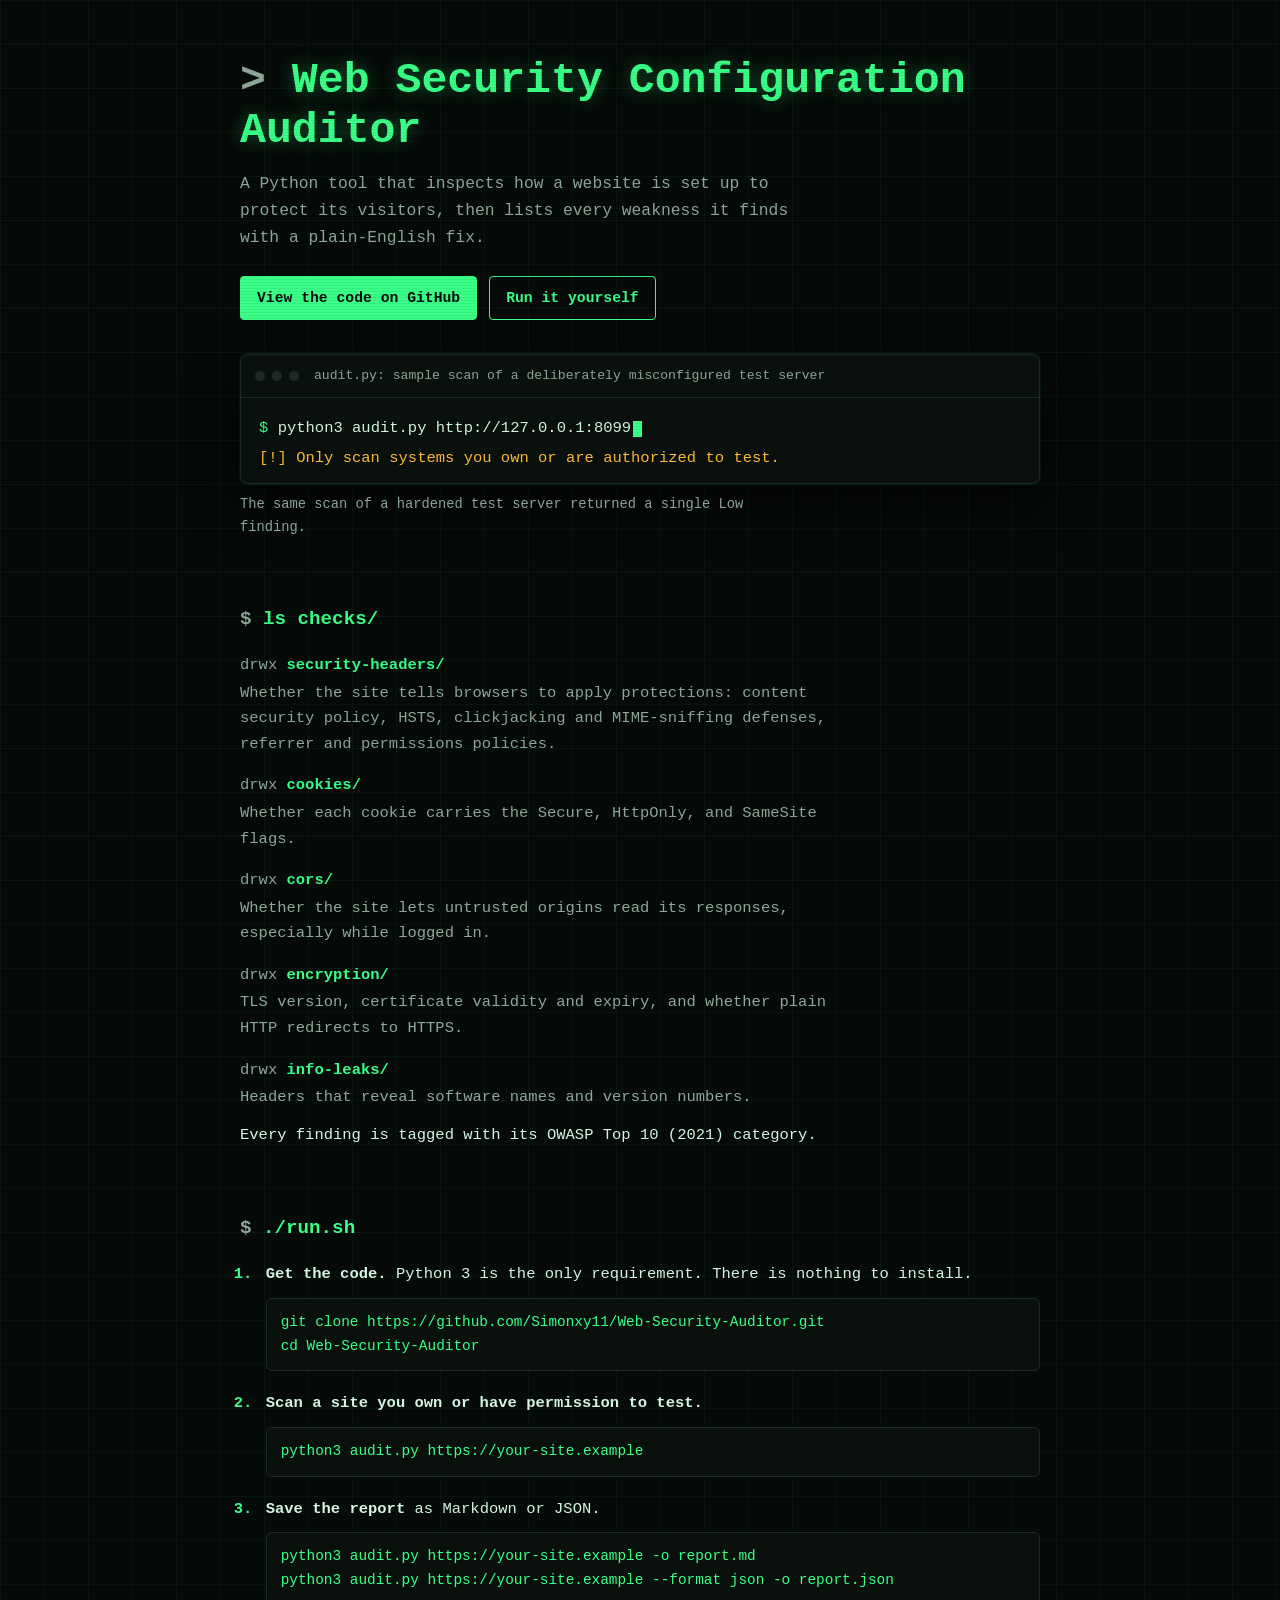
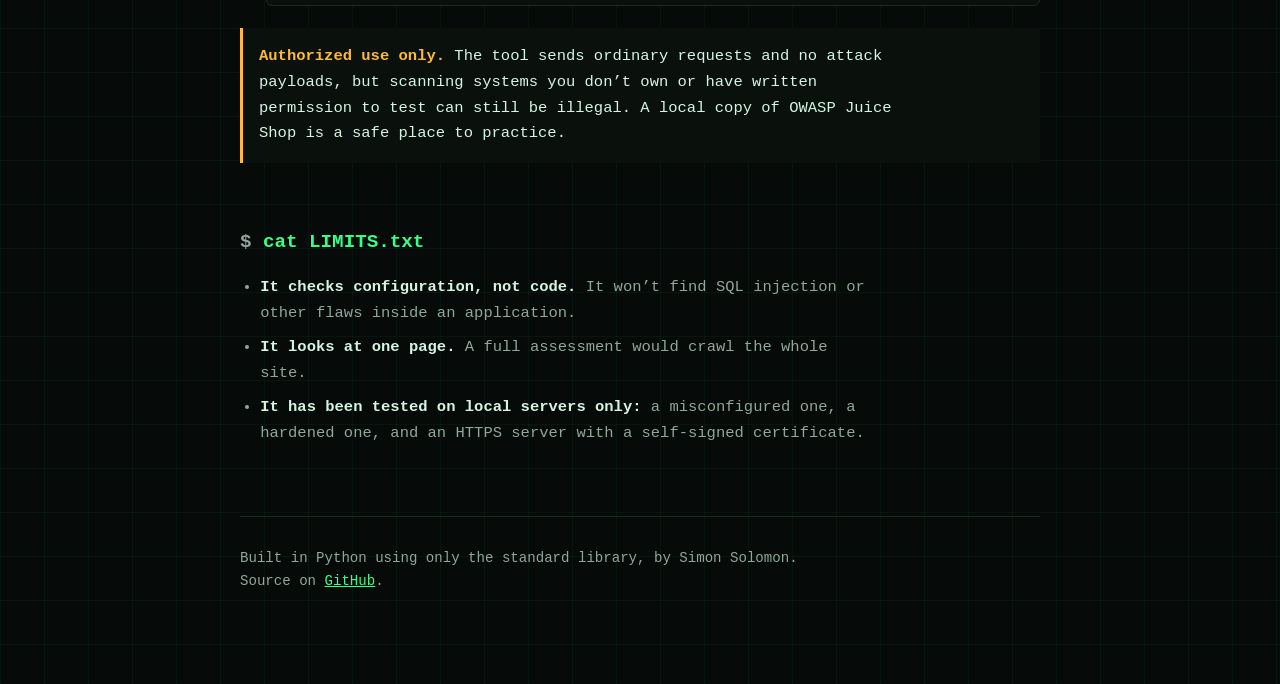
<file: index.html>
<!DOCTYPE html>
<html lang="en">
<head>
<meta charset="utf-8">
<meta name="viewport" content="width=device-width, initial-scale=1, viewport-fit=cover">
<title>Web Security Configuration Auditor</title>
<meta name="description" content="A Python tool that checks a website’s security headers, cookies, CORS policy, and TLS setup, then explains how to fix what it finds.">
<meta name="theme-color" content="#060a08">
<link rel="icon" href="data:image/svg+xml,%3Csvg xmlns='http://www.w3.org/2000/svg' viewBox='0 0 100 100'%3E%3Crect width='100' height='100' rx='16' fill='%23060a08'/%3E%3Ctext x='50' y='68' font-size='56' text-anchor='middle' fill='%2339ff88' font-family='monospace'%3E%3E_%3C/text%3E%3C/svg%3E">
<link rel="stylesheet" href="style.css">
</head>
<body>
<main>

<h1>Web Security Configuration Auditor</h1>
<p class="lede">A Python tool that inspects how a website is set up to protect its visitors, then lists every weakness it finds with a plain-English fix.</p>
<div class="actions">
  <a class="btn primary" href="https://github.com/Simonxy11/Web-Security-Auditor">View the code on GitHub</a>
  <a class="btn" href="#run">Run it yourself</a>
</div>

<section class="term" aria-label="Sample scan output">
  <div class="bar" aria-hidden="true"><i></i><i></i><i></i><span>audit.py: sample scan of a deliberately misconfigured test server</span></div>
  <div class="screen">
    <div class="row"><span class="prompt">$</span> <span id="cmd" data-text="python3 audit.py http://127.0.0.1:8099">python3 audit.py http://127.0.0.1:8099</span><span class="cursor" aria-hidden="true"></span></div>
    <div class="row warn" data-line>[!] Only scan systems you own or are authorized to test.</div>
    <div class="row dim" data-line>Summary: 1 High, 2 Medium, 6 Low, 1 Info (select a finding for the fix)</div>

    <details data-line>
      <summary><span class="sev high">[HIGH]</span><span>CORS reflects arbitrary Origin with credentials allowed</span></summary>
      <div class="detail">
        <p><b>Why it matters:</b> Any website can make requests as a logged-in visitor and read the answers back. Private data could be exposed.</p>
        <p><b>Fix:</b> Compare the Origin against an explicit allowlist. Never echo it back when credentials are enabled.</p>
        <p>OWASP A01:2021 Broken Access Control</p>
      </div>
    </details>
    <details data-line>
      <summary><span class="sev med">[MED]</span><span>Missing header: Content-Security-Policy</span></summary>
      <div class="detail">
        <p><b>Why it matters:</b> Without a policy, the browser has no rules about where scripts may load from, so a cross-site scripting bug does more damage.</p>
        <p><b>Fix:</b> Send a restrictive policy such as <code>default-src 'self'</code>, then tighten it per resource type.</p>
        <p>OWASP A05:2021 Security Misconfiguration</p>
      </div>
    </details>
    <details data-line>
      <summary><span class="sev med">[MED]</span><span>Cookie “PHPSESSID” missing HttpOnly flag</span></summary>
      <div class="detail">
        <p><b>Why it matters:</b> JavaScript on the page can read the cookie, so one injected script can steal the session.</p>
        <p><b>Fix:</b> Add the HttpOnly attribute to session cookies.</p>
        <p>OWASP A05:2021 Security Misconfiguration</p>
      </div>
    </details>
    <details data-line>
      <summary><span class="sev low">[LOW]</span><span>Missing header: X-Content-Type-Options</span></summary>
      <div class="detail">
        <p><b>Why it matters:</b> Browsers may guess a file’s type instead of trusting the server, which can turn harmless files into executable ones.</p>
        <p><b>Fix:</b> Send <code>X-Content-Type-Options: nosniff</code>.</p>
      </div>
    </details>
    <details data-line>
      <summary><span class="sev low">[LOW]</span><span>Missing header: X-Frame-Options</span></summary>
      <div class="detail">
        <p><b>Why it matters:</b> Other sites can embed the page in a hidden frame and trick visitors into clicking (clickjacking).</p>
        <p><b>Fix:</b> Send <code>X-Frame-Options: DENY</code>, or use the CSP frame-ancestors directive.</p>
      </div>
    </details>
    <details data-line>
      <summary><span class="sev low">[LOW]</span><span>Missing header: Referrer-Policy</span></summary>
      <div class="detail">
        <p><b>Why it matters:</b> Full page addresses, sometimes holding IDs or tokens, can leak to other sites.</p>
        <p><b>Fix:</b> Send <code>Referrer-Policy: strict-origin-when-cross-origin</code> or stricter.</p>
      </div>
    </details>
    <details data-line>
      <summary><span class="sev low">[LOW]</span><span>Information disclosure: Server: Apache/2.4.29 (Ubuntu)</span></summary>
      <div class="detail">
        <p><b>Why it matters:</b> Exact version numbers let an attacker look up known exploits for that release.</p>
        <p><b>Fix:</b> Remove or genericize the Server header in the web server configuration.</p>
      </div>
    </details>
    <details data-line>
      <summary><span class="sev low">[LOW]</span><span>Information disclosure: X-Powered-By: PHP/5.6.40</span></summary>
      <div class="detail">
        <p><b>Why it matters:</b> It reveals the language and version behind the site, and this PHP release is long out of support.</p>
        <p><b>Fix:</b> Disable the header (in PHP, set <code>expose_php = Off</code>) and upgrade.</p>
      </div>
    </details>
    <details data-line>
      <summary><span class="sev low">[LOW]</span><span>Cookie “PHPSESSID” missing SameSite attribute</span></summary>
      <div class="detail">
        <p><b>Why it matters:</b> The cookie is sent on requests started from other sites, which helps cross-site request forgery.</p>
        <p><b>Fix:</b> Set <code>SameSite=Lax</code> or <code>Strict</code>, and use anti-CSRF tokens on state-changing requests.</p>
      </div>
    </details>
    <details data-line>
      <summary><span class="sev info">[INFO]</span><span>Missing header: Permissions-Policy</span></summary>
      <div class="detail">
        <p><b>Why it matters:</b> Browser features such as camera and location aren’t explicitly restricted.</p>
        <p><b>Fix:</b> Send a Permissions-Policy header that turns off features the site doesn’t use.</p>
      </div>
    </details>

    <div class="row result" data-line><b>Done.</b> 10 findings, sorted from most to least severe.</div>
  </div>
</section>
<p class="note">The same scan of a hardened test server returned a single Low finding.</p>

<h2>ls checks/</h2>
<dl>
  <dt>security-headers/</dt>
  <dd>Whether the site tells browsers to apply protections: content security policy, HSTS, clickjacking and MIME-sniffing defenses, referrer and permissions policies.</dd>
  <dt>cookies/</dt>
  <dd>Whether each cookie carries the Secure, HttpOnly, and SameSite flags.</dd>
  <dt>cors/</dt>
  <dd>Whether the site lets untrusted origins read its responses, especially while logged in.</dd>
  <dt>encryption/</dt>
  <dd>TLS version, certificate validity and expiry, and whether plain HTTP redirects to HTTPS.</dd>
  <dt>info-leaks/</dt>
  <dd>Headers that reveal software names and version numbers.</dd>
</dl>
<p>Every finding is tagged with its OWASP Top 10 (2021) category.</p>

<h2 id="run">./run.sh</h2>
<ol>
  <li><strong>Get the code.</strong> Python 3 is the only requirement. There is nothing to install.
<pre>git clone https://github.com/Simonxy11/Web-Security-Auditor.git
cd Web-Security-Auditor</pre></li>
  <li><strong>Scan a site you own or have permission to test.</strong>
<pre>python3 audit.py https://your-site.example</pre></li>
  <li><strong>Save the report</strong> as Markdown or JSON.
<pre>python3 audit.py https://your-site.example -o report.md
python3 audit.py https://your-site.example --format json -o report.json</pre></li>
</ol>

<div class="callout">
  <p><strong>Authorized use only.</strong> The tool sends ordinary requests and no attack payloads, but scanning systems you don’t own or have written permission to test can still be illegal. A local copy of OWASP Juice Shop is a safe place to practice.</p>
</div>

<h2>cat LIMITS.txt</h2>
<ul class="plain">
  <li><b>It checks configuration, not code.</b> It won’t find SQL injection or other flaws inside an application.</li>
  <li><b>It looks at one page.</b> A full assessment would crawl the whole site.</li>
  <li><b>It has been tested on local servers only:</b> a misconfigured one, a hardened one, and an HTTPS server with a self-signed certificate.</li>
</ul>

<footer>
  <p>Built in Python using only the standard library, by Simon Solomon. Source on <a href="https://github.com/Simonxy11/Web-Security-Auditor">GitHub</a>.</p>
</footer>

</main>
<script src="script.js"></script>
</body>
</html>
</file>
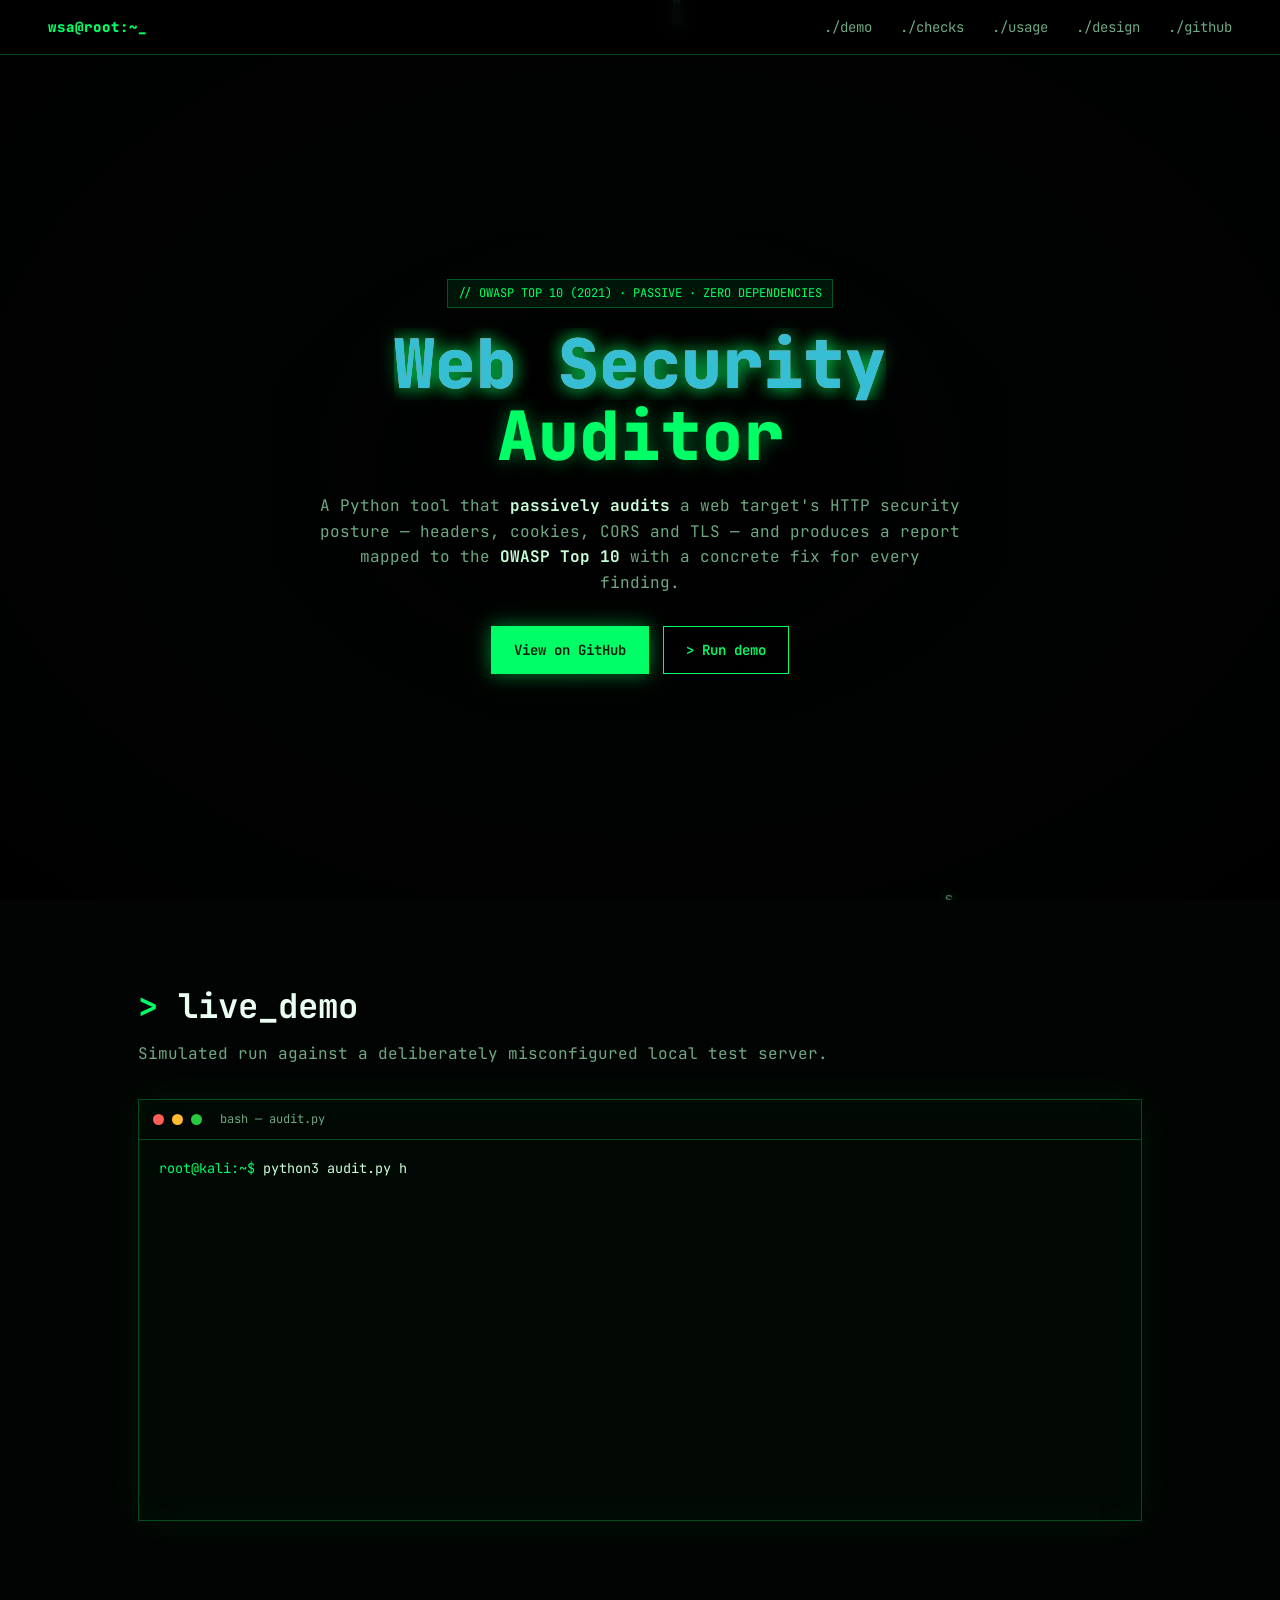
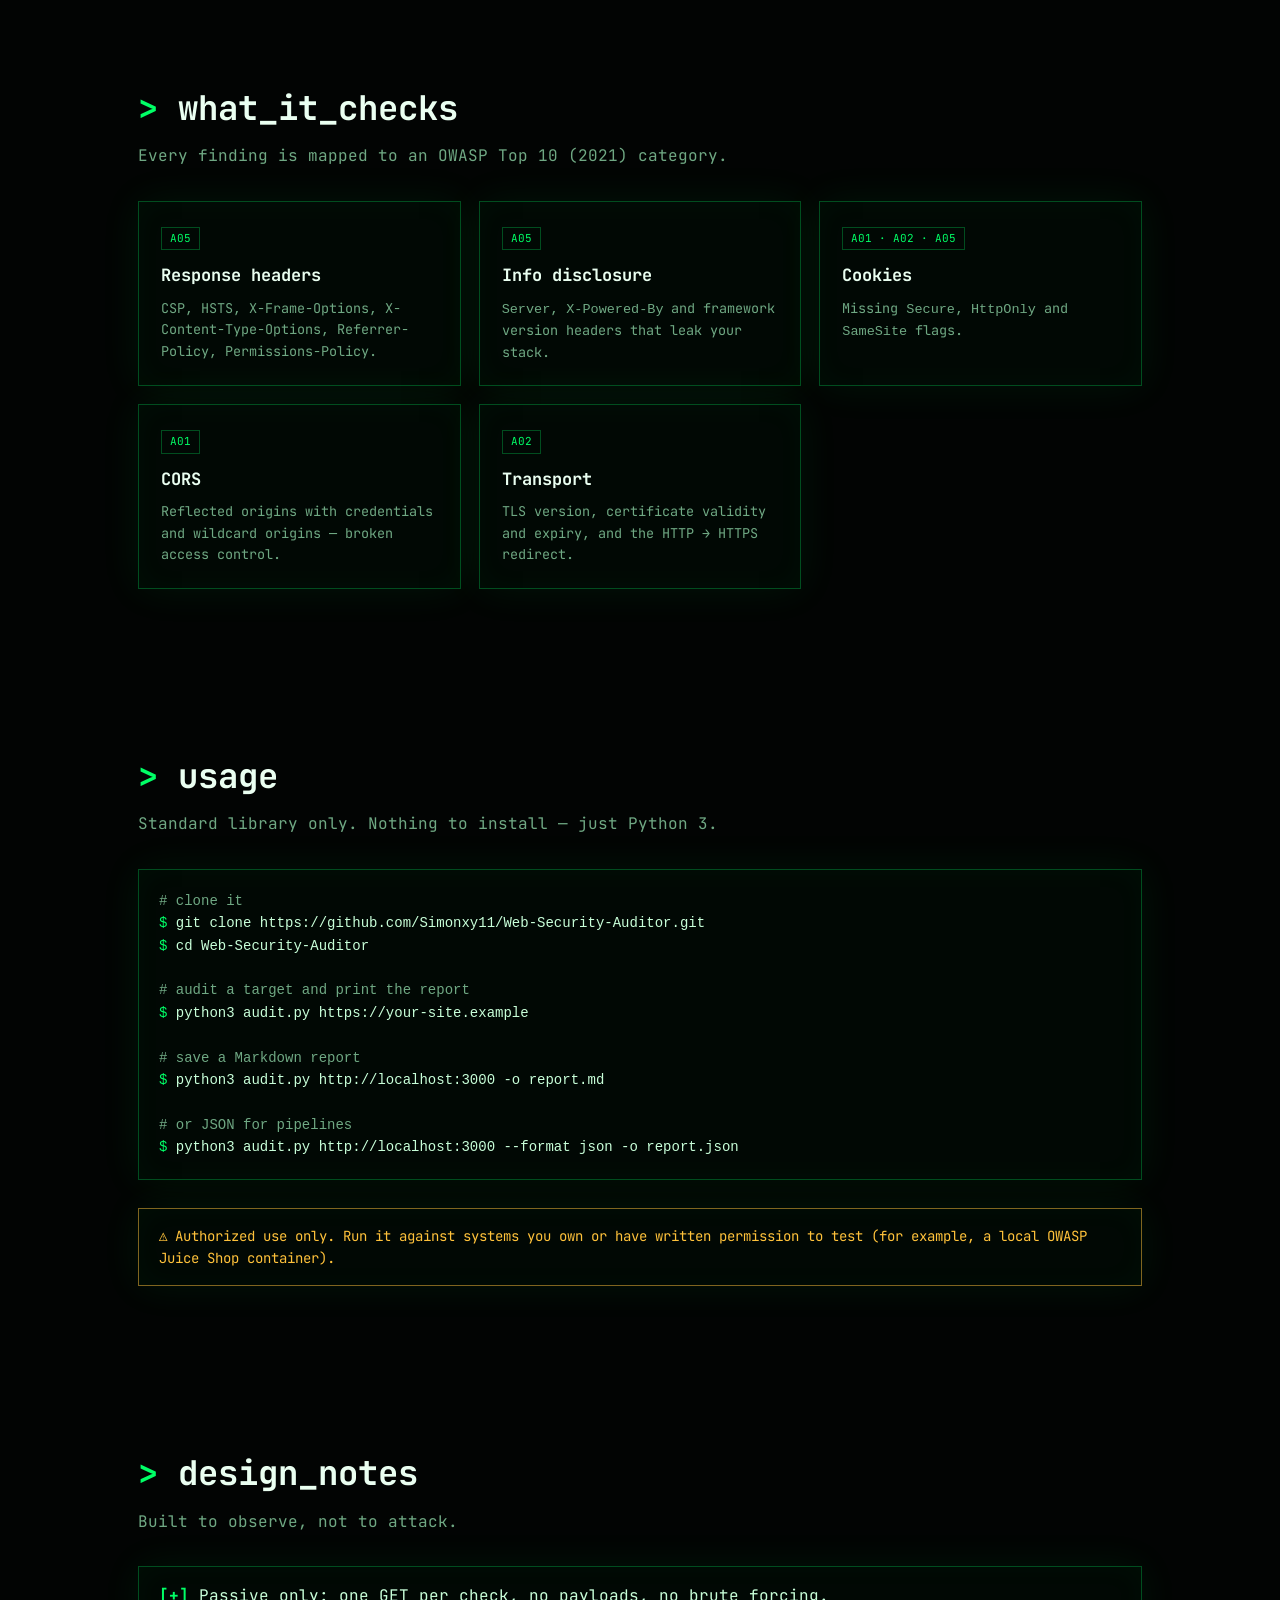
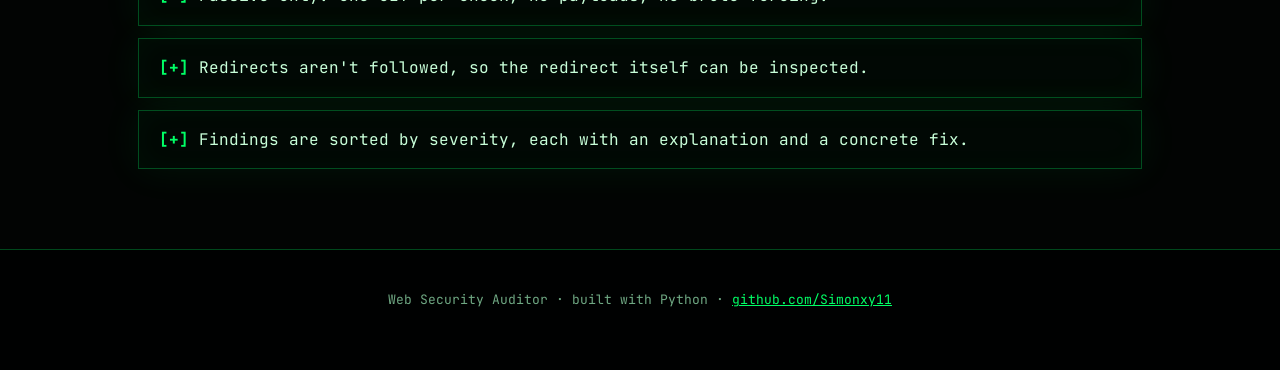
<file: website code.html>
<!DOCTYPE html>
<html lang="en">
<head>
<meta charset="UTF-8">
<meta name="viewport" content="width=device-width, initial-scale=1.0">
<title>Web Security Auditor</title>
<meta name="description" content="A passive Python web security auditor that maps HTTP findings to the OWASP Top 10 (2021).">
<link rel="preconnect" href="https://fonts.googleapis.com">
<link href="https://fonts.googleapis.com/css2?family=JetBrains+Mono:wght@400;600;800&display=swap" rel="stylesheet">
<style>
  :root {
    --bg: #020403;
    --green: #00ff66;
    --green-dim: #0a8f3e;
    --green-faint: rgba(0, 255, 102, 0.08);
    --text: #c8ffd9;
    --muted: #6fa883;
    --red: #ff3b5c;
    --amber: #ffc23b;
    --panel: rgba(2, 10, 5, 0.82);
    --border: rgba(0, 255, 102, 0.28);
  }
  * { box-sizing: border-box; margin: 0; padding: 0; }
  html { scroll-behavior: smooth; }
  body {
    background: var(--bg);
    color: var(--text);
    font-family: 'JetBrains Mono', ui-monospace, Menlo, Consolas, monospace;
    line-height: 1.6;
    overflow-x: hidden;
  }

  /* ---------- moving code background ---------- */
  #rain {
    position: fixed; inset: 0;
    width: 100%; height: 100%;
    z-index: 0;
  }
  .scanlines {
    position: fixed; inset: 0; z-index: 1; pointer-events: none;
    background: repeating-linear-gradient(to bottom, transparent 0 2px, rgba(0,0,0,0.25) 2px 3px);
  }
  .vignette {
    position: fixed; inset: 0; z-index: 1; pointer-events: none;
    background: radial-gradient(ellipse at center, transparent 35%, rgba(0,0,0,0.85) 100%);
  }
  main { position: relative; z-index: 2; }

  /* ---------- nav ---------- */
  nav {
    position: sticky; top: 0; z-index: 10;
    display: flex; justify-content: space-between; align-items: center;
    padding: 14px clamp(16px, 4vw, 48px);
    background: rgba(0, 0, 0, 0.7);
    backdrop-filter: blur(6px);
    border-bottom: 1px solid var(--border);
  }
  .logo { color: var(--green); font-weight: 800; letter-spacing: 1px; text-decoration: none; }
  .logo span { animation: blink 1s steps(1) infinite; }
  nav ul { list-style: none; display: flex; gap: clamp(12px, 3vw, 28px); }
  nav a { color: var(--muted); text-decoration: none; font-size: 14px; }
  nav a:hover { color: var(--green); text-shadow: 0 0 8px var(--green); }

  /* ---------- hero ---------- */
  .hero {
    min-height: calc(100vh - 56px);
    display: flex;
    flex-direction: column;
    justify-content: center;
    align-items: center;
    text-align: center;
    padding: 40px clamp(16px, 5vw, 72px);
    max-width: 1000px; margin: 0 auto;
  }
  .hero .lede { margin-left: auto; margin-right: auto; max-width: 640px; }
  .hero .btns { justify-content: center; }
  .hero > div {
    padding: clamp(24px, 4vw, 48px);
    background: radial-gradient(ellipse at center, rgba(0,0,0,.75) 40%, transparent 75%);
  }
  .tag {
    display: inline-block; font-size: 12px; color: var(--green);
    border: 1px solid var(--border); padding: 4px 10px; margin-bottom: 20px;
    background: var(--green-faint);
  }
  h1 {
    font-size: clamp(34px, 6vw, 68px); line-height: 1.05; font-weight: 800;
    color: #eafff1; text-shadow: 0 0 18px rgba(0,255,102,0.45);
    position: relative;
  }
  h1 .accent { color: var(--green); }
  .glitch { position: relative; display: inline-block; }
  .glitch::before, .glitch::after {
    content: attr(data-text); position: absolute; left: 0; top: 0; width: 100%;
    overflow: hidden; opacity: 0.8;
  }
  .glitch::before { color: #ff2a6d; animation: glitchA 3.2s infinite linear alternate-reverse; }
  .glitch::after  { color: #05d9e8; animation: glitchB 2.7s infinite linear alternate-reverse; }
  .lede { margin: 22px 0 30px; color: var(--muted); max-width: 520px; font-size: 16px; }
  .lede b { color: var(--text); }
  .btns { display: flex; flex-wrap: wrap; gap: 14px; }
  .btn {
    padding: 12px 22px; font-family: inherit; font-weight: 600; font-size: 14px;
    text-decoration: none; border: 1px solid var(--green); transition: all .2s;
  }
  .btn.primary { background: var(--green); color: #001a0a; box-shadow: 0 0 20px rgba(0,255,102,.5); }
  .btn.primary:hover { box-shadow: 0 0 36px rgba(0,255,102,.9); }
  .btn.ghost { color: var(--green); background: rgba(0,0,0,.5); }
  .btn.ghost:hover { background: var(--green-faint); }

  /* ---------- sections ---------- */
  section.block { max-width: 1100px; margin: 0 auto; padding: 80px clamp(16px, 5vw, 48px); }
  h2 { font-size: clamp(24px, 3.5vw, 34px); color: #eafff1; margin-bottom: 8px; }
  h2::before { content: "> "; color: var(--green); }
  .sub { color: var(--muted); margin-bottom: 32px; }

  .panel {
    background: var(--panel); border: 1px solid var(--border);
    box-shadow: 0 0 40px rgba(0,255,102,.07), inset 0 0 30px rgba(0,255,102,.03);
  }

  /* terminal */
  .term-bar {
    display: flex; align-items: center; gap: 8px; padding: 10px 14px;
    border-bottom: 1px solid var(--border); font-size: 12px; color: var(--muted);
  }
  .dot { width: 11px; height: 11px; border-radius: 50%; }
  .term-body {
    padding: 18px 20px; font-size: 13.5px; min-height: 380px;
    white-space: pre-wrap; word-break: break-word;
  }
  .t-prompt { color: var(--green); }
  .t-high { color: var(--red); font-weight: 600; }
  .t-med  { color: var(--amber); font-weight: 600; }
  .t-low  { color: #6fd3ff; font-weight: 600; }
  .t-ok   { color: var(--green); }
  .t-dim  { color: var(--muted); }
  .cursor { display: inline-block; width: 9px; height: 1.1em; background: var(--green); vertical-align: text-bottom; animation: blink 1s steps(1) infinite; }

  /* checks grid */
  .grid { display: grid; grid-template-columns: repeat(auto-fit, minmax(240px, 1fr)); gap: 18px; }
  .card { padding: 22px; transition: transform .2s, border-color .2s; }
  .card:hover { transform: translateY(-4px); border-color: var(--green); }
  .card .owasp { font-size: 11px; color: var(--green); border: 1px solid var(--border); padding: 2px 8px; display: inline-block; margin-bottom: 12px; }
  .card h3 { color: #eafff1; font-size: 17px; margin-bottom: 8px; }
  .card p { color: var(--muted); font-size: 13.5px; }

  /* usage */
  pre.code {
    padding: 20px; overflow-x: auto; font-size: 14px; color: var(--text);
  }
  pre.code .c { color: var(--muted); }
  pre.code .p { color: var(--green); user-select: none; }

  .notes { list-style: none; display: grid; gap: 12px; }
  .notes li { padding: 16px 20px; }
  .notes li::before { content: "[+] "; color: var(--green); font-weight: 700; }

  .warn {
    margin-top: 28px; padding: 16px 20px; border-color: rgba(255,194,59,.5);
    color: var(--amber); font-size: 14px;
  }

  footer {
    text-align: center; padding: 40px 16px 60px; color: var(--muted); font-size: 13px;
    border-top: 1px solid var(--border); background: rgba(0,0,0,.6);
  }
  footer a { color: var(--green); }

  /* ---------- animations ---------- */
  @keyframes blink { 50% { opacity: 0; } }
  @keyframes pulse { 0%,100% { opacity: .6; transform: scale(1); } 50% { opacity: 1; transform: scale(1.08); } }
  @keyframes flicker { 0%,100% { opacity: .9; } 47% { opacity: .9; } 48% { opacity: .55; } 49% { opacity: .95; } 72% { opacity: .75; } }
  @keyframes glitchA {
    0% { clip-path: inset(0 0 85% 0); transform: translate(-2px, 0); }
    20% { clip-path: inset(40% 0 40% 0); transform: translate(2px, 0); }
    40% { clip-path: inset(80% 0 5% 0); transform: translate(-1px, 0); }
    60%,100% { clip-path: inset(100% 0 0 0); transform: none; }
  }
  @keyframes glitchB {
    0% { clip-path: inset(70% 0 10% 0); transform: translate(2px, 0); }
    25% { clip-path: inset(10% 0 75% 0); transform: translate(-2px, 0); }
    50%,100% { clip-path: inset(100% 0 0 0); transform: none; }
  }
  .reveal { opacity: 0; transform: translateY(24px); transition: opacity .7s, transform .7s; }
  .reveal.in { opacity: 1; transform: none; }

  @media (max-width: 860px) {
    .hero { padding-top: 24px; }
    nav ul { display: none; }
  }
  @media (prefers-reduced-motion: reduce) {
    *, *::before, *::after { animation: none !important; transition: none !important; }
    .reveal { opacity: 1; transform: none; }
  }
</style>
</head>
<body>

<canvas id="rain" aria-hidden="true"></canvas>
<div class="scanlines"></div>
<div class="vignette"></div>

<main>
  <nav>
    <a class="logo" href="#">wsa@root:~<span>_</span></a>
    <ul>
      <li><a href="#demo">./demo</a></li>
      <li><a href="#checks">./checks</a></li>
      <li><a href="#usage">./usage</a></li>
      <li><a href="#design">./design</a></li>
      <li><a href="https://github.com/Simonxy11/Web-Security-Auditor">./github</a></li>
    </ul>
  </nav>

  <!-- ============ HERO ============ -->
  <header class="hero">
    <div>
      <div class="tag">// OWASP TOP 10 (2021) · PASSIVE · ZERO DEPENDENCIES</div>
      <h1>
        <span class="glitch" data-text="Web Security">Web Security</span><br>
        <span class="accent">Auditor</span>
      </h1>
      <p class="lede">
        A Python tool that <b>passively audits</b> a web target's HTTP security posture —
        headers, cookies, CORS and TLS — and produces a report mapped to the
        <b>OWASP Top 10</b> with a concrete fix for every finding.
      </p>
      <div class="btns">
        <a class="btn primary" href="https://github.com/Simonxy11/Web-Security-Auditor">View on GitHub</a>
        <a class="btn ghost" href="#demo">&gt; Run demo</a>
      </div>
    </div>

  </header>

  <!-- ============ DEMO ============ -->
  <section class="block reveal" id="demo">
    <h2>live_demo</h2>
    <p class="sub">Simulated run against a deliberately misconfigured local test server.</p>
    <div class="panel">
      <div class="term-bar">
        <span class="dot" style="background:#ff5f57"></span>
        <span class="dot" style="background:#febc2e"></span>
        <span class="dot" style="background:#28c840"></span>
        <span style="margin-left:10px">bash — audit.py</span>
      </div>
      <div class="term-body" id="term"></div>
    </div>
  </section>

  <!-- ============ CHECKS ============ -->
  <section class="block reveal" id="checks">
    <h2>what_it_checks</h2>
    <p class="sub">Every finding is mapped to an OWASP Top 10 (2021) category.</p>
    <div class="grid">
      <div class="card panel">
        <span class="owasp">A05</span>
        <h3>Response headers</h3>
        <p>CSP, HSTS, X-Frame-Options, X-Content-Type-Options, Referrer-Policy, Permissions-Policy.</p>
      </div>
      <div class="card panel">
        <span class="owasp">A05</span>
        <h3>Info disclosure</h3>
        <p><code>Server</code>, <code>X-Powered-By</code> and framework version headers that leak your stack.</p>
      </div>
      <div class="card panel">
        <span class="owasp">A01 · A02 · A05</span>
        <h3>Cookies</h3>
        <p>Missing <code>Secure</code>, <code>HttpOnly</code> and <code>SameSite</code> flags.</p>
      </div>
      <div class="card panel">
        <span class="owasp">A01</span>
        <h3>CORS</h3>
        <p>Reflected origins with credentials and wildcard origins — broken access control.</p>
      </div>
      <div class="card panel">
        <span class="owasp">A02</span>
        <h3>Transport</h3>
        <p>TLS version, certificate validity and expiry, and the HTTP → HTTPS redirect.</p>
      </div>
    </div>
  </section>

  <!-- ============ USAGE ============ -->
  <section class="block reveal" id="usage">
    <h2>usage</h2>
    <p class="sub">Standard library only. Nothing to install — just Python 3.</p>
    <pre class="code panel"><span class="c"># clone it</span>
<span class="p">$ </span>git clone https://github.com/Simonxy11/Web-Security-Auditor.git
<span class="p">$ </span>cd Web-Security-Auditor

<span class="c"># audit a target and print the report</span>
<span class="p">$ </span>python3 audit.py https://your-site.example

<span class="c"># save a Markdown report</span>
<span class="p">$ </span>python3 audit.py http://localhost:3000 -o report.md

<span class="c"># or JSON for pipelines</span>
<span class="p">$ </span>python3 audit.py http://localhost:3000 --format json -o report.json</pre>
    <div class="warn panel">⚠ Authorized use only. Run it against systems you own or have written permission to test (for example, a local OWASP Juice Shop container).</div>
  </section>

  <!-- ============ DESIGN ============ -->
  <section class="block reveal" id="design">
    <h2>design_notes</h2>
    <p class="sub">Built to observe, not to attack.</p>
    <ul class="notes">
      <li class="panel">Passive only: one GET per check, no payloads, no brute forcing.</li>
      <li class="panel">Redirects aren't followed, so the redirect itself can be inspected.</li>
      <li class="panel">Findings are sorted by severity, each with an explanation and a concrete fix.</li>
    </ul>
  </section>

  <footer>
    <p>Web Security Auditor · built with Python ·
      <a href="https://github.com/Simonxy11/Web-Security-Auditor">github.com/Simonxy11</a></p>
  </footer>
</main>

<script>
/* ===================== MOVING CODE BACKGROUND ===================== */
(function () {
  const canvas = document.getElementById('rain');
  const ctx = canvas.getContext('2d');
  const reduce = window.matchMedia('(prefers-reduced-motion: reduce)').matches;

  // Code that streams down each column
  const CODE = [
    'import ssl, socket, http.client',
    'def check_headers(resp):',
    'hsts = resp.getheader("Strict-Transport-Security")',
    'if not csp: findings.append(Finding("HIGH", "A05"))',
    'X-Frame-Options: DENY',
    'Set-Cookie: session=; Secure; HttpOnly; SameSite=Lax',
    'Access-Control-Allow-Origin: *',
    'ctx = ssl.create_default_context()',
    'cert = sock.getpeercert()',
    'if days_left < 30: warn("cert expiring")',
    'Content-Security-Policy: default-src \'self\'',
    'X-Content-Type-Options: nosniff',
    'Referrer-Policy: no-referrer',
    'for f in sorted(findings, key=severity):',
    'report.write(json.dumps(results, indent=2))',
    'OWASP A01 A02 A05',
    'GET / HTTP/1.1  Host: localhost:3000',
    '0x7f 0x45 0x4c 0x46 01001011 11010010',
    'return {"severity": sev, "fix": remedy}',
    'TLSv1.3 ECDHE-RSA-AES256-GCM-SHA384',
  ].join('   ');
  const GLYPHS = 'ｱｲｳｴｵｶｷｸｹｺ01<>{}[]#$%&*+=/\\';

  const fontSize = 16;
  let cols, drops, offsets, speeds, dirs, rows, w, h;

  // dir = 1 falls down, dir = -1 rises up
  function startPos(dir) {
    return dir === 1 ? Math.random() * -20 : rows + Math.random() * 20;
  }

  function resize() {
    const dpr = Math.min(window.devicePixelRatio || 1, 2);
    w = window.innerWidth; h = window.innerHeight;
    canvas.width = w * dpr; canvas.height = h * dpr;
    ctx.setTransform(dpr, 0, 0, dpr, 0, 0);
    cols = Math.ceil(w / fontSize);
    rows = Math.ceil(h / fontSize);
    // alternate columns: down, up, down, up...
    dirs = Array.from({ length: cols }, (_, i) => (i % 2 === 0 ? 1 : -1));
    drops = dirs.map(d => d === 1 ? Math.random() * -rows : rows + Math.random() * rows);
    offsets = Array.from({ length: cols }, () => Math.floor(Math.random() * CODE.length));
    speeds = Array.from({ length: cols }, () => 0.35 + Math.random() * 0.75);
    ctx.fillStyle = '#020403'; ctx.fillRect(0, 0, w, h);
  }

  function nextChar(i) {
    // mostly real code characters, occasionally a random glyph for texture
    if (Math.random() < 0.12) return GLYPHS[Math.floor(Math.random() * GLYPHS.length)];
    const c = CODE[offsets[i] % CODE.length];
    offsets[i]++;
    return c === ' ' ? '·' : c;
  }

  function frame() {
    ctx.fillStyle = 'rgba(2, 4, 3, 0.09)';   // trail fade
    ctx.fillRect(0, 0, w, h);
    ctx.font = `${fontSize}px "JetBrains Mono", monospace`;

    for (let i = 0; i < cols; i++) {
      const y = drops[i] * fontSize;
      const ch = nextChar(i);
      // bright leading character
      ctx.fillStyle = '#d6ffe4';
      ctx.shadowColor = '#00ff66'; ctx.shadowBlur = 8;
      ctx.fillText(ch, i * fontSize, y);
      // greener character just behind it (trailing opposite the direction of travel)
      ctx.shadowBlur = 0;
      ctx.fillStyle = 'rgba(0, 255, 102, 0.75)';
      ctx.fillText(nextChar(i), i * fontSize, y - fontSize * dirs[i]);

      drops[i] += speeds[i] * dirs[i];
      const offscreen = dirs[i] === 1 ? y > h : y < 0;
      if (offscreen && Math.random() > 0.975) {
        drops[i] = startPos(dirs[i]);
        speeds[i] = 0.35 + Math.random() * 0.75;
      }
    }
    if (!reduce) requestAnimationFrame(frame);
  }

  window.addEventListener('resize', resize);
  resize();
  if (reduce) { for (let k = 0; k < 120; k++) frame(); } else frame();
})();

/* ===================== TYPING TERMINAL ===================== */
(function () {
  const term = document.getElementById('term');
  const lines = [
    { t: '<span class="t-prompt">root@kali:~$</span> ', type: 'python3 audit.py http://localhost:3000 -o report.md' },
    { t: '<span class="t-dim">[*] Target: http://localhost:3000</span>' },
    { t: '<span class="t-dim">[*] Mode: passive · redirects not followed</span>' },
    { t: '<span class="t-dim">[*] Checking response headers...</span>' },
    { t: '<span class="t-high">[HIGH]  </span> CORS reflects arbitrary Origin with credentials   <span class="t-dim">A01</span>' },
    { t: '<span class="t-med">[MEDIUM]</span> Content-Security-Policy header missing            <span class="t-dim">A05</span>' },
    { t: '<span class="t-med">[MEDIUM]</span> Session cookie missing HttpOnly flag               <span class="t-dim">A05</span>' },
    { t: '<span class="t-low">[LOW]   </span> Strict-Transport-Security not set                  <span class="t-dim">A05</span>' },
    { t: '<span class="t-low">[LOW]   </span> X-Powered-By discloses: Express                    <span class="t-dim">A05</span>' },
    { t: '<span class="t-low">[LOW]   </span> Cookie missing SameSite attribute                  <span class="t-dim">A01</span>' },
    { t: '<span class="t-dim">    ... 3 more LOW findings</span>' },
    { t: '' },
    { t: '<span class="t-ok">[✓] Audit complete: 1 High · 2 Medium · 6 Low</span>' },
    { t: '<span class="t-ok">[✓] Report written to report.md</span>' },
  ];

  let started = false;
  const sleep = ms => new Promise(r => setTimeout(r, ms));

  async function run() {
    while (true) {
      term.innerHTML = '';
      for (const line of lines) {
        const row = document.createElement('div');
        row.innerHTML = line.t || '&nbsp;';
        term.appendChild(row);
        if (line.type) {
          const span = document.createElement('span');
          row.appendChild(span);
          for (const ch of line.type) { span.textContent += ch; await sleep(45); }
          await sleep(500);
        } else {
          await sleep(380);
        }
      }
      const cur = document.createElement('div');
      cur.innerHTML = '<span class="t-prompt">root@kali:~$</span> <span class="cursor"></span>';
      term.appendChild(cur);
      await sleep(6000);
    }
  }

  const io = new IntersectionObserver(entries => {
    entries.forEach(e => {
      if (e.isIntersecting) {
        e.target.classList.add('in');
        if (e.target.id === 'demo' && !started) { started = true; run(); }
      }
    });
  }, { threshold: 0.2 });
  document.querySelectorAll('.reveal').forEach(el => io.observe(el));
})();
</script>
</body>
</html>
</file>
<file: style.css>
:root{
  --bg:#060a08; --panel:#0a110d; --ink:#d5f5e3; --muted:#8fa89a; --rule:#1c2c24;
  --g:#39ff88; --high:#ff5470; --med:#ffb938; --low:#55c8ff; --info:#8fa89a;
  color-scheme:dark;
}
*{box-sizing:border-box}
[hidden]{display:none!important}
html{-webkit-text-size-adjust:100%;scroll-behavior:smooth}
body{
  margin:0;color:var(--ink);background-color:var(--bg);
  background-image:
    linear-gradient(rgba(57,255,136,.045) 1px,transparent 1px),
    linear-gradient(90deg,rgba(57,255,136,.045) 1px,transparent 1px);
  background-size:44px 44px;
  font:15.5px/1.65 ui-monospace,SFMono-Regular,"SF Mono",Menlo,Consolas,"Liberation Mono",monospace;
  padding:env(safe-area-inset-top,0) 0 env(safe-area-inset-bottom,0);
}
body::after{ /* faint scanlines */
  content:"";position:fixed;inset:0;pointer-events:none;
  background:repeating-linear-gradient(to bottom,rgba(0,0,0,.18) 0,rgba(0,0,0,.18) 1px,transparent 1px,transparent 3px);
  opacity:.35;
}
main{position:relative;max-width:840px;margin:0 auto;padding:56px 20px 80px}
a{color:var(--g)}
a:focus-visible,summary:focus-visible,.btn:focus-visible{outline:2px solid var(--g);outline-offset:3px}
::selection{background:var(--g);color:var(--bg)}

h1{
  margin:0;font-size:clamp(1.7rem,5.4vw,2.7rem);line-height:1.15;font-weight:700;
  color:var(--g);text-shadow:0 0 18px rgba(57,255,136,.35);
}
h1::before{content:"> ";color:var(--muted);text-shadow:none}
h2{margin:64px 0 0;font-size:1.2rem;font-weight:700;color:var(--g)}
h2::before{content:"$ ";color:var(--muted)}
p{margin:.8em 0;max-width:68ch}
.lede{color:var(--muted);font-size:1.02rem;margin-top:16px;max-width:60ch}

.actions{display:flex;gap:12px;flex-wrap:wrap;margin-top:24px}
.btn{display:inline-block;padding:9px 16px;border:1px solid var(--g);border-radius:4px;
  text-decoration:none;font-weight:700;font-size:.92rem;color:var(--g);background:transparent}
.btn.primary{background:var(--g);color:var(--bg)}
.btn:hover{box-shadow:0 0 14px rgba(57,255,136,.5)}

/* terminal */
.term{margin-top:34px;background:var(--panel);border:1px solid var(--rule);border-radius:8px;
  box-shadow:0 0 0 1px rgba(57,255,136,.06),0 18px 50px rgba(0,0,0,.55);overflow:hidden}
.bar{display:flex;align-items:center;gap:7px;padding:10px 14px;border-bottom:1px solid var(--rule);
  color:var(--muted);font-size:.82rem}
.bar i{width:10px;height:10px;border-radius:50%;background:var(--rule);display:inline-block}
.bar span{margin-left:8px}
.screen{padding:16px 0 10px}
.row{padding:2px 18px;overflow-wrap:anywhere}
.prompt{color:var(--g)}
.cursor{display:inline-block;width:.6em;height:1.05em;background:var(--g);vertical-align:text-bottom;
  margin-left:2px;animation:blink 1.1s steps(1) infinite}
@keyframes blink{50%{opacity:0}}
.dim{color:var(--muted)}
.warn{color:var(--med)}

details{border-top:1px solid transparent}
summary{list-style:none;cursor:pointer;display:grid;grid-template-columns:78px 1fr 18px;gap:10px;
  padding:3px 18px;align-items:baseline}
summary::-webkit-details-marker{display:none}
summary::after{content:"+";color:var(--muted);text-align:right}
details[open] summary::after{content:"\2212"}
summary:hover{background:rgba(57,255,136,.07)}
.sev{font-weight:700}
.sev.high{color:var(--high)} .sev.med{color:var(--med)} .sev.low{color:var(--low)} .sev.info{color:var(--info)}
.detail{margin:2px 18px 10px 106px;padding:8px 12px;border-left:2px solid var(--rule);color:var(--muted);font-size:.9rem}
.detail p{margin:.4em 0;max-width:none}
.detail b{color:var(--ink)}
.result{margin-top:10px;padding:10px 18px 4px;border-top:1px dashed var(--rule)}
.result b{color:var(--g)}
@media (max-width:560px){
  summary{grid-template-columns:62px 1fr 14px}
  .detail{margin-left:18px}
}

.note{color:var(--muted);font-size:.86rem;margin-top:10px}

/* content */
dl{margin:18px 0 0}
dt{margin-top:16px;color:var(--g);font-weight:700}
dt::before{content:"drwx  ";color:var(--muted);font-weight:400}
dd{margin:2px 0 0 0;color:var(--muted);max-width:66ch}
ol{margin:18px 0 0;padding-left:1.4em}
ol>li{margin:0 0 20px;padding-left:4px}
ol>li::marker{color:var(--g);font-weight:700}
pre{margin:10px 0 0;padding:12px 14px;background:var(--panel);border:1px solid var(--rule);
  border-radius:6px;overflow-x:auto;font:inherit;font-size:.9rem;color:var(--g)}
code{color:var(--g)}
.callout{margin-top:22px;padding:12px 16px;border-left:3px solid var(--med);background:var(--panel)}
.callout p{margin:.3em 0}
.callout strong{color:var(--med)}
ul.plain{margin:16px 0 0;padding-left:1.3em;color:var(--muted)}
ul.plain li{margin:0 0 9px;max-width:66ch}
ul.plain b{color:var(--ink)}
footer{margin-top:70px;padding-top:18px;border-top:1px solid var(--rule);color:var(--muted);font-size:.88rem}

@media (prefers-reduced-motion:reduce){
  html{scroll-behavior:auto}
  .cursor{animation:none}
}
</file>
